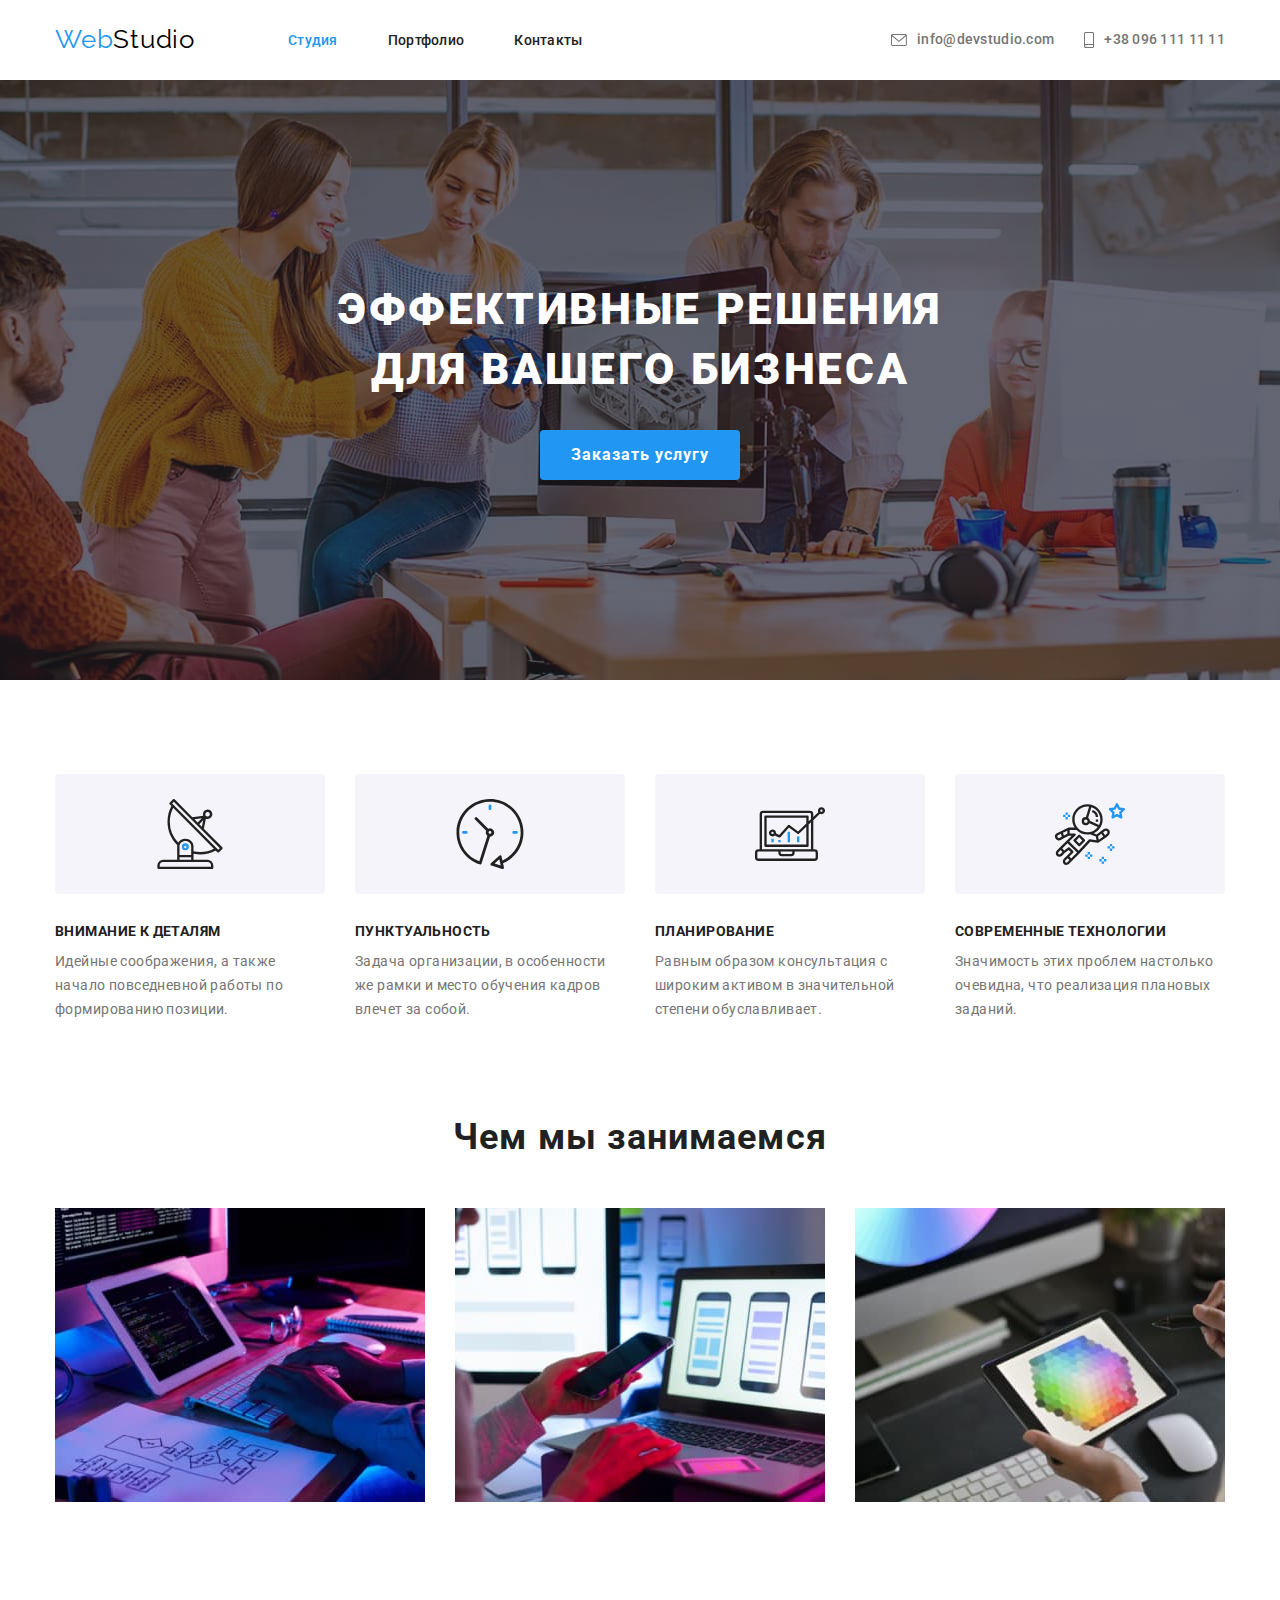
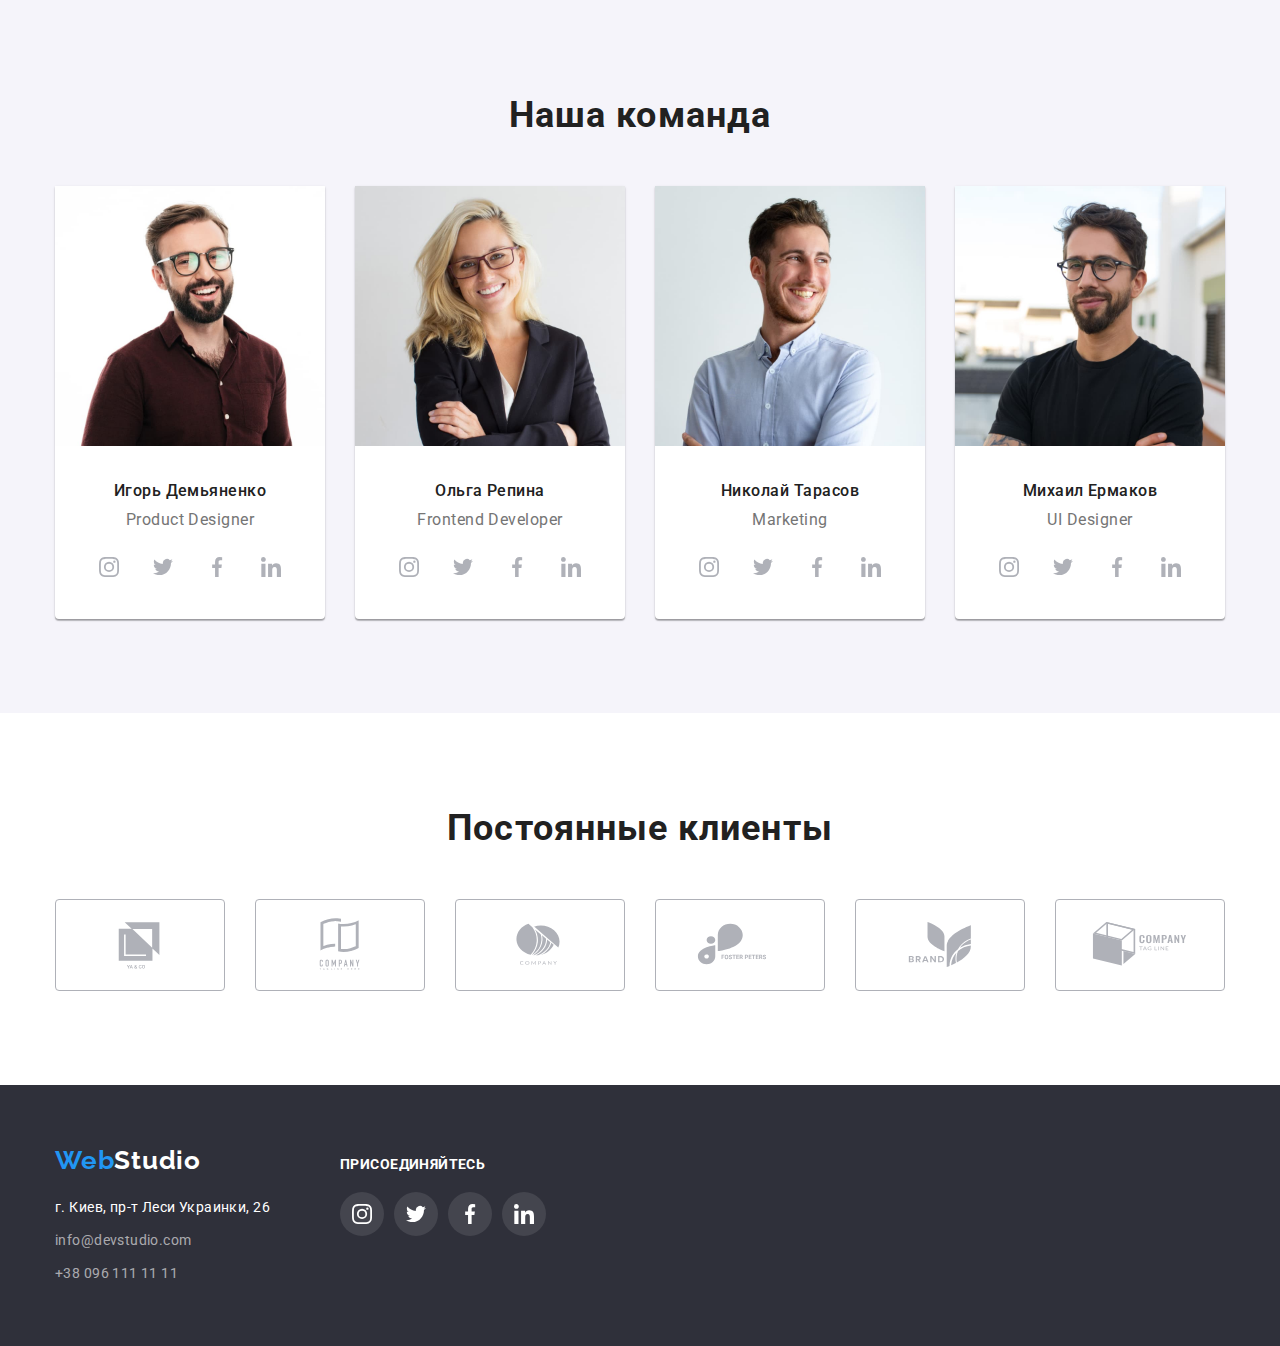
<file: index.html>
<!DOCTYPE html>
<html lang="ru">
<head>
    <meta charset="UTF-8">
    <meta http-equiv="X-UA-Compatible" content="IE=edge">
    <meta name="viewport" content="width=device-width, initial-scale=1.0">
    <title>Document</title>
    <link rel="preconnect" href="https://fonts.googleapis.com">
    <link rel="preconnect" href="https://fonts.gstatic.com" crossorigin>
    <link href="https://fonts.googleapis.com/css2?family=Raleway:wght@700&family=Roboto:wght@400;500;700;900&display=swap" rel="stylesheet">
    <link rel="stylesheet" href="https://cdnjs.cloudflare.com/ajax/libs/modern-normalize/1.1.0/modern-normalize.min.css">
    <link rel="stylesheet" href="css/styles.css">
</head>
<body class="page">
    <header class="page-header">
        <div class="container header-items">
            <nav class="logo-nav">
                <a href="./index.html" class="logo"><span class="accent">Web</span>Studio</a>
                <ul class="site-nav">
                    <li class="item"><a href="./index.html" class="link current">Студия</a></li>
                    <li class="item"><a href="./portfolio.html" class="link">Портфолио</a></li>
                    <li class="item"><a href="" class="link">Контакты</a></li>
                </ul>
            </nav>
             <ul class="contact-links">
                <li class="item">
                    <a href="mailto:info@devstudio.com" class="link mail">
                        <svg class="icon-mail">
                            <use 
                                href="./images/icons.svg#icon-envelope"
                                width="16"
                                height="12">
                            </use>
                        </svg>
                        info@devstudio.com
                    </a>
                </li>
                <li class="item">
                    <a href="tel:+380961111111" class="link phone">
                        <svg class="icon-phone">
                            <use 
                                href="./images/icons.svg#icon-smartphone"
                                width="10"
                                height="16">
                            </use>
                        </svg>
                        +38 096 111 11 11
                    </a>
                </li>
            </ul>
        </div>
    </header>
    <main>
        <section class="hero">
            <div class="overlay">
                <div class="container hero-content">
                    <h1 class="hero-title">Эффективные решения <br />для вашего бизнеса</h1>
                    <button type="button" class="button secondary">Заказать услугу</button>
                </div>
            </div>
        </section>
        <section class="features">
            <div class="container">
                <h2 hidden class="section-title">Особенности</h2>
                <ul class="features-list">
                    <li class="item">
                        <div class="feature-pic">
                            <svg class="feature-icon" width="70" height="70">
                                <use href="./images/icons.svg#icon-features1"></use>
                            </svg>
                        </div>
                        <h3 class="title">Внимание к деталям</h3>
                        <p class="text">Идейные соображения, а также <br />начало повседневной работы по <br />формированию позиции.</p>
                    </li>
                    <li class="item">
                        <div class="feature-pic">
                            <svg class="feature-icon" width="70" height="70">
                                <use href="./images/icons.svg#icon-features2"></use>
                            </svg>
                        </div>
                        <h3 class="title">Пунктуальность</h3>
                        <p class="text">Задача организации, в особенности <br />же рамки и место обучения кадров <br />влечет за собой.</p>
                    </li>
                    <li class="item">
                        <div class="feature-pic">
                            <svg class="feature-icon" width="70" height="70">
                                <use href="./images/icons.svg#icon-features3"></use>
                            </svg>
                        </div>
                        <h3 class="title">Планирование</h3>
                        <p class="text">Равным образом консультация с <br />широким активом в значительной <br />степени обуславливает.</p>
                    </li>
                    <li class="item">
                        <div class="feature-pic">
                            <svg class="feature-icon" width="70" height="70">
                                <use href="./images/icons.svg#icon-features4"></use>
                            </svg>
                        </div>
                        <h3 class="title">Современные технологии</h3>
                        <p class="text">Значимость этих проблем настолько <br />очевидна, что реализация плановых <br />заданий.</p>
                    </li>
                </ul>
            </div> 
        </section>
        <section class="services">
            <div class="container">
                <h2 class="section-title">Чем мы занимаемся</h2>
                <ul class="services-list">
                    <li class="item">
                        <img src="./images/box1.jpg" alt="Веб дизайн" width="370">
                    </li>
                    <li class="item">
                        <img src="./images/box2.jpg" alt="Адаптивная верстка" width="370">
                    </li>
                    <li class="item">
                        <img src="./images/box3.jpg" alt="Брендинг" width="370">
                    </li>
                </ul>
            </div>
        </section>
        <section class="team">
            <div class="container">
                <h2 class="section-title">Наша команда</h2>
                <ul class="team-list">
                    <li class="team-member">
                        <img src="./images/1id.jpg" alt="Игорь Демьяненко" width="270">
                        <div class="inscription">
                            <h3 class="title">Игорь Демьяненко</h3>
                            <p class="text">Product Designer</p>
                            <ul class="member-sm list">
                                <li class="member-sm-item">
                                    <a href="" class="member-sm-link">
                                        <svg class="member-sm-icon" width="20" height="20">
                                            <use href="./images/icons.svg#icon-instagram"></use>
                                        </svg>
                                    </a>
                                </li>
                                <li class="member-sm-item">
                                    <a href="" class="member-sm-link">
                                        <svg class="member-sm-icon" width="20" height="20">
                                            <use href="./images/icons.svg#icon-twitter"></use>
                                        </svg>
                                    </a>
                                </li>
                                <li class="member-sm-item">
                                    <a href="" class="member-sm-link">
                                        <svg class="member-sm-icon" width="20" height="20">
                                            <use href="./images/icons.svg#icon-facebook"></use>
                                        </svg>
                                    </a>
                                </li>
                                <li class="member-sm-item">
                                    <a href="" class="member-sm-link">
                                        <svg class="member-sm-icon" width="20" height="20">
                                            <use href="./images/icons.svg#icon-linkedin"></use>
                                        </svg>
                                    </a>
                                </li>
                            </ul>
                        </div>
                    </li>
                    <li class="team-member">
                        <img src="./images/2or.jpg" alt="Ольга Репина" width="270">
                        <div class="inscription">
                            <h3 class="title">Ольга Репина</h3>
                            <p class="text">Frontend Developer</p>
                            <ul class="member-sm list">
                                <li class="member-sm-item">
                                    <a href="" class="member-sm-link">
                                        <svg class="member-sm-icon" width="20" height="20">
                                            <use href="./images/icons.svg#icon-instagram"></use>
                                        </svg>
                                    </a>
                                </li>
                                <li class="member-sm-item">
                                    <a href="" class="member-sm-link">
                                        <svg class="member-sm-icon" width="20" height="20">
                                            <use href="./images/icons.svg#icon-twitter"></use>
                                        </svg>
                                    </a>
                                </li>
                                <li class="member-sm-item">
                                    <a href="" class="member-sm-link">
                                        <svg class="member-sm-icon" width="20" height="20">
                                            <use href="./images/icons.svg#icon-facebook"></use>
                                        </svg>
                                    </a>
                                </li>
                                <li class="member-sm-item">
                                    <a href="" class="member-sm-link">
                                        <svg class="member-sm-icon" width="20" height="20">
                                            <use href="./images/icons.svg#icon-linkedin"></use>
                                        </svg>
                                    </a>
                                </li>
                            </ul>
                        </div>
                    </li>
                    <li class="team-member">
                        <img src="./images/3nt.jpg" alt="Николай Тарасов" width="270">
                        <div class="inscription">
                            <h3 class="title">Николай Тарасов</h3>
                            <p class="text">Marketing</p>
                            <ul class="member-sm list">
                                <li class="member-sm-item">
                                    <a href="" class="member-sm-link">
                                        <svg class="member-sm-icon" width="20" height="20">
                                            <use href="./images/icons.svg#icon-instagram"></use>
                                        </svg>
                                    </a>
                                </li>
                                <li class="member-sm-item">
                                    <a href="" class="member-sm-link">
                                        <svg class="member-sm-icon" width="20" height="20">
                                            <use href="./images/icons.svg#icon-twitter"></use>
                                        </svg>
                                    </a>
                                </li>
                                <li class="member-sm-item">
                                    <a href="" class="member-sm-link">
                                        <svg class="member-sm-icon" width="20" height="20">
                                            <use href="./images/icons.svg#icon-facebook"></use>
                                        </svg>
                                    </a>
                                </li>
                                <li class="member-sm-item">
                                    <a href="" class="member-sm-link">
                                        <svg class="member-sm-icon" width="20" height="20">
                                            <use href="./images/icons.svg#icon-linkedin"></use>
                                        </svg>
                                    </a>
                                </li>
                            </ul>
                        </div>
                    </li>
                    <li class="team-member">
                        <img src="./images/4me.jpg" alt="Михаил Ермаков" width="270">
                        <div class="inscription">
                            <h3 class="title">Михаил Ермаков</h3>
                            <p class="text">UI Designer</p>
                            <ul class="member-sm list">
                                <li class="member-sm-item">
                                    <a href="" class="member-sm-link">
                                        <svg class="member-sm-icon" width="20" height="20">
                                            <use href="./images/icons.svg#icon-instagram"></use>
                                        </svg>
                                    </a>
                                </li>
                                <li class="member-sm-item">
                                    <a href="" class="member-sm-link">
                                        <svg class="member-sm-icon" width="20" height="20">
                                            <use href="./images/icons.svg#icon-twitter"></use>
                                        </svg>
                                    </a>
                                </li>
                                <li class="member-sm-item">
                                    <a href="" class="member-sm-link">
                                        <svg class="member-sm-icon" width="20" height="20">
                                            <use href="./images/icons.svg#icon-facebook"></use>
                                        </svg>
                                    </a>
                                </li>
                                <li class="member-sm-item">
                                    <a href="" class="member-sm-link">
                                        <svg class="member-sm-icon" width="20" height="20">
                                            <use href="./images/icons.svg#icon-linkedin"></use>
                                        </svg>
                                    </a>
                                </li>
                            </ul>
                        </div>
                    </li>
                </ul>
            </div>
        </section>
        <section class="clients">
            <div class="container">
                <h2 class="section-title">Постоянные клиенты</h2>
                <ul class="clients-list">
                    <li class="clients-item">
                        <a class="clients-link" href="">
                          <svg class="clients-icon" width="106" height="60">
                                <use class="icon-clients" href="./images/icons.svg#icon-client1"></use>
                          </svg>
                        </a>
                    </li>
                    <li class="clients-item">
                        <a class="clients-link" href="">
                          <svg class="clients-icon" width="106" height="60">
                                <use class="icon-clients" href="./images/icons.svg#icon-client2"></use>
                          </svg>
                        </a>
                    </li>
                    <li class="clients-item">
                        <a class="clients-link" href="">
                          <svg class="clients-icon" width="106" height="60">
                                <use class="icon-clients" href="./images/icons.svg#icon-client3"></use>
                          </svg>
                        </a>
                    </li>
                    <li class="clients-item">
                        <a class="clients-link" href="">
                          <svg class="clients-icon" width="106" height="60">
                                <use class="icon-clients" href="./images/icons.svg#icon-client4"></use>
                          </svg>
                        </a>
                    </li>
                    <li class="clients-item">
                        <a class="clients-link" href="">
                          <svg class="clients-icon" width="106" height="60">
                                <use class="icon-clients" href="./images/icons.svg#icon-client5"></use>
                          </svg>
                        </a>
                    </li>
                    <li class="clients-item">
                        <a class="clients-link" href="">
                          <svg class="clients-icon" width="106" height="60">
                                <use class="icon-clients" href="./images/icons.svg#icon-client6"></use>
                          </svg>
                        </a>
                    </li>
                </ul>
            </div>
        </section>
    </main>
    <footer class="footer">
        <div class="container">
            <div class="footer-content">
                <a href="./index.html" class="footer-logo"><span class="accent">Web</span>Studio</a>
                <address class="address">
                <a 
                href="https://goo.gl/maps/AwYikkkrdiXF9kcD8" 
                class="footer-address link"
                target="_blank"
                rel="noopener norefferer nofollow"
                >г. Киев, пр-т Леси Украинки, 26
                </a>
                <ul class="footer-links">
                    <li class="item"><a href="mailto:info@devstudio.com" class="link">info@devstudio.com</a></li>
                    <li class="item"><a href="tel:+380961111111" class="link">+38 096 111 11 11</a></li>
                </ul>
                </address>
            </div>
            <div class="footer-sm">
                <h3 class="footer-sm-title">Присоединяйтесь</h3>
                <ul class="footer-sm-all">
                    <li class="footer-sm-item">
                        <a href="" class="footer-sm-link">
                            <svg class="footer-sm-icon" width="20" height="20">
                                <use href="./images/icons.svg#icon-instagram"></use>
                            </svg>
                        </a>
                    </li>
                    <li class="footer-sm-item">
                        <a href="" class="footer-sm-link">
                            <svg class="footer-sm-icon" width="20" height="20">
                                <use href="./images/icons.svg#icon-twitter"></use>
                            </svg>
                        </a>
                    </li>
                    <li class="footer-sm-item">
                        <a href="" class="footer-sm-link">
                            <svg class="footer-sm-icon" width="20" height="20">
                                <use href="./images/icons.svg#icon-facebook"></use>
                            </svg>
                        </a>
                    </li>
                    <li class="footer-sm-item">
                        <a href="" class="footer-sm-link">
                            <svg class="footer-sm-icon" width="20" height="20">
                                <use href="./images/icons.svg#icon-linkedin"></use>
                            </svg>
                        </a>
                    </li>
                    <li></li>
                    <li></li>
                    <li></li>
                </ul>
            </div>
        </div>
    </footer>
</body>
</html>
</file>
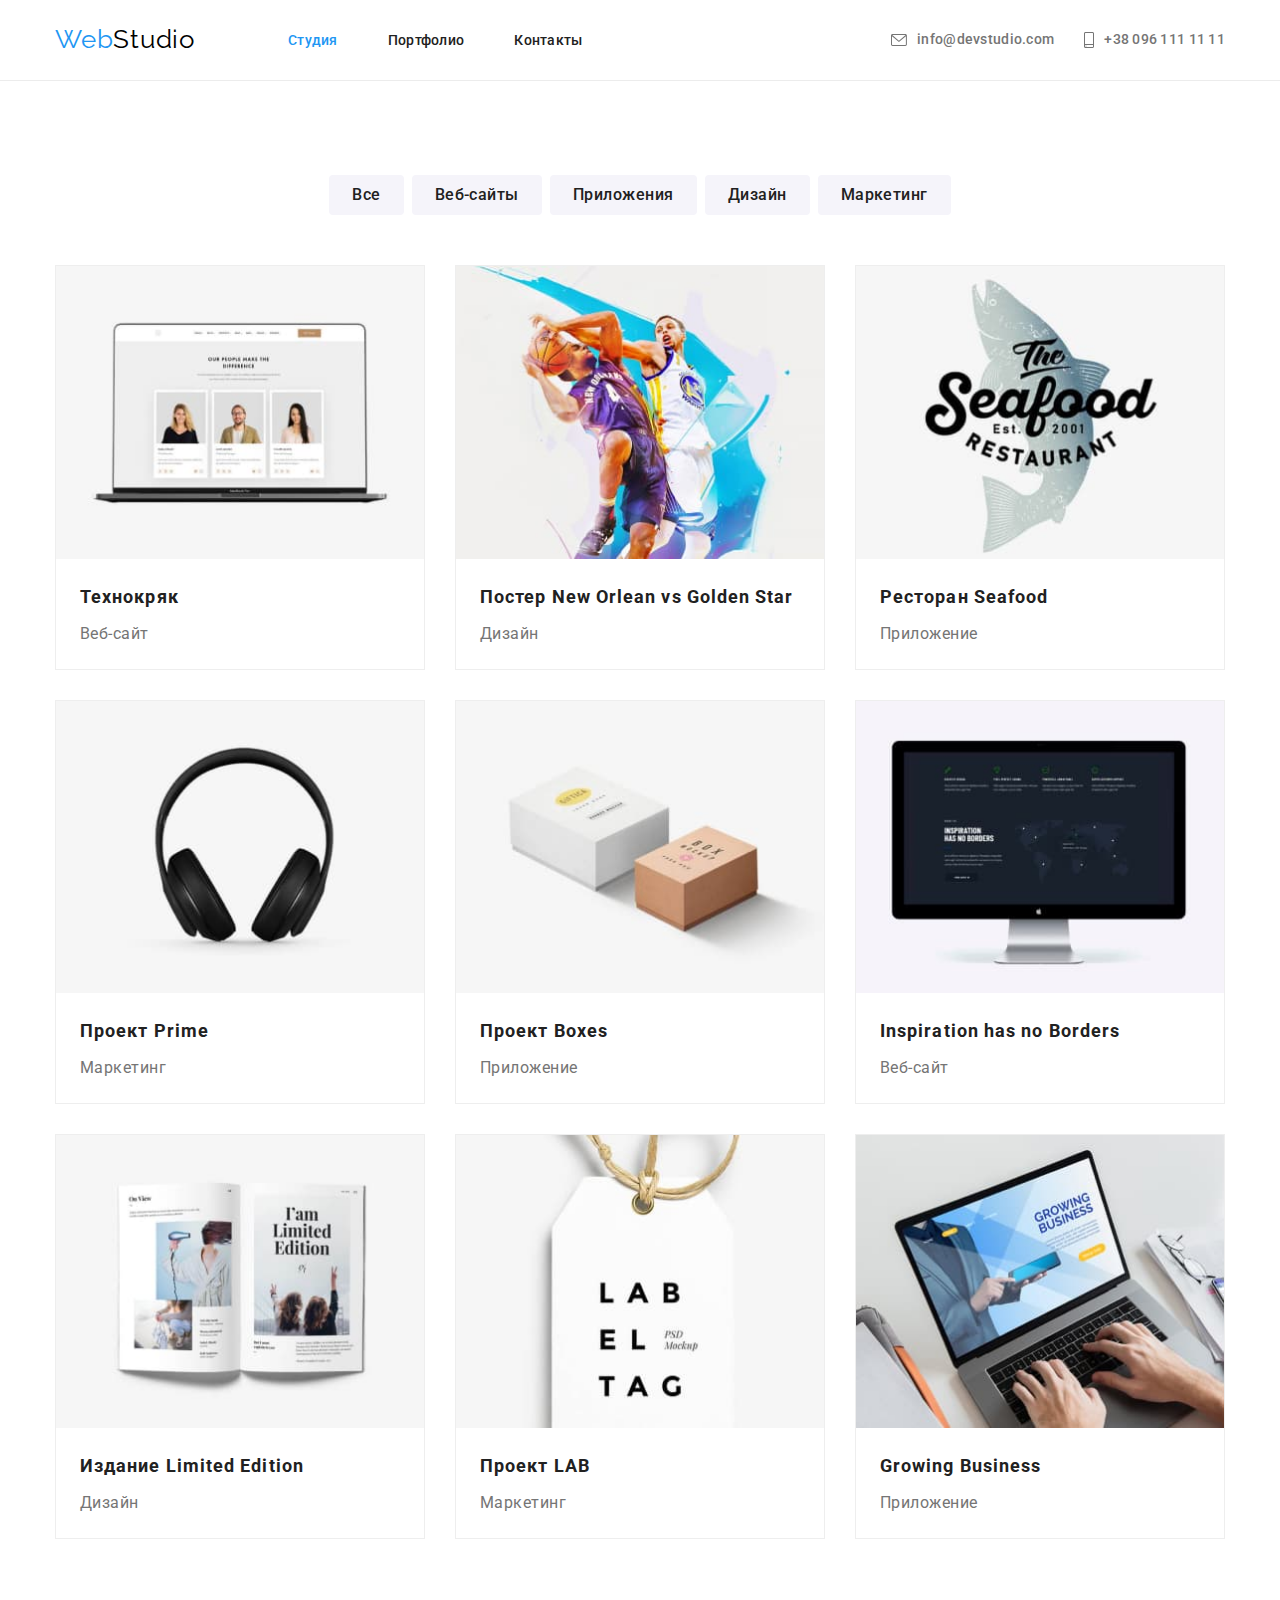
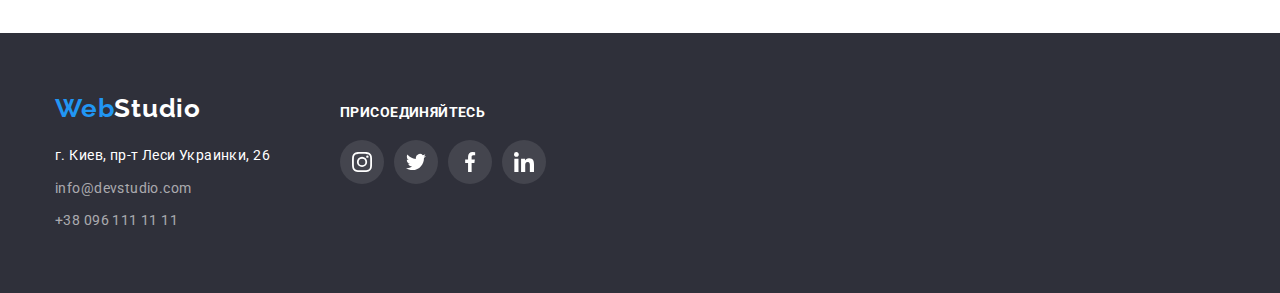
<file: portfolio.html>
<!DOCTYPE html>
<html lang="ru">
<head>
    <meta charset="UTF-8">
    <meta http-equiv="X-UA-Compatible" content="IE=edge">
    <meta name="viewport" content="width=device-width, initial-scale=1.0">
    <title>Document</title>
    <link rel="preconnect" href="https://fonts.googleapis.com">
    <link rel="preconnect" href="https://fonts.gstatic.com" crossorigin>
    <link href="https://fonts.googleapis.com/css2?family=Raleway:wght@700&family=Roboto:wght@400;500;700;900&display=swap" rel="stylesheet">
    <link rel="stylesheet" href="https://cdnjs.cloudflare.com/ajax/libs/modern-normalize/1.1.0/modern-normalize.min.css">
    <link rel="stylesheet" href="css/styles.css">
</head>
<body class="page">
    <header class="page-header portfolio-header">
        <div class="container header-items">
            <nav class="logo-nav">
                <a href="./index.html" class="logo"><span class="accent">Web</span>Studio</a>
                <ul class="site-nav">
                    <li class="item"><a href="./index.html" class="link current">Студия</a></li>
                    <li class="item"><a href="./portfolio.html" class="link">Портфолио</a></li>
                    <li class="item"><a href="" class="link">Контакты</a></li>
                </ul>
            </nav>
             <ul class="contact-links">
                <li class="item">
                    <a href="mailto:info@devstudio.com" class="link mail">
                        <svg class="icon-mail">
                            <use 
                                href="./images/icons.svg#icon-envelope"
                                width="16"
                                height="12">
                            </use>
                        </svg>
                        info@devstudio.com
                    </a>
                </li>
                <li class="item">
                    <a href="tel:+380961111111" class="link phone">
                        <svg class="icon-phone">
                            <use 
                                href="./images/icons.svg#icon-smartphone"
                                width="10"
                                height="16">
                            </use>
                        </svg>
                        +38 096 111 11 11
                    </a>
                </li>
            </ul>
        </div>
    </header>
    <main>
        <section class="portfolio">
            <div class="container">
                <h1 hidden>Портфолио</h1>
                <ul class="portfolio-buttons">
                    <li class="item">
                        <a href="">
                            <button type="button" class="button primary">Все</button>
                        </a>
                    </li>
                    <li class="item">
                        <a href="">
                            <button type="button" class="button primary">Веб-сайты</button>
                        </a>
                    </li>
                    <li class="item">
                        <a href="">
                            <button type="button" class="button primary">Приложения</button>
                        </a>
                    </li>
                    <li class="item"><a href="">
                            <button type="button" class="button primary">Дизайн</button>
                        </a>
                    </li>
                    <li class="item"><a href="">
                            <button type="button" class="button primary">Маркетинг</button>
                        </a>
                    </li>
                </ul>
                <ul class="portfolio-list">
                    <li class="portfolio-item">
                        <img class="portfolio-image" src="./images/p1technocrack.jpg" alt="Технокряк" width="368">
                        <div class="inscription">
                            <h2 class="title">Технокряк</h2>
                            <p class="text">Веб-сайт</p>
                        </div>
                    </li>
                    <li class="portfolio-item">
                        <img class="portfolio-image" src="./images/p2poster.jpg" alt="Постер" width="368">
                        <div class="inscription">
                            <h2 class="title">Постер New Orlean vs Golden Star</h2>
                            <p class="text">Дизайн</p>
                        </div>
                    </li>
                    <li class="portfolio-item">
                        <img class="portfolio-image" src="./images/p3seafood.jpg" alt="Ресторан" width="368">
                        <div class="inscription">
                            <h2 class="title">Ресторан Seafood</h2>
                            <p class="text">Приложение</p>
                        </div>
                    </li>
                    <li class="portfolio-item">
                        <img class="portfolio-image" src="./images/p4prime.jpg" alt="Проект Прайм" width="368">
                        <div class="inscription">
                            <h2 class="title">Проект Prime</h2>
                            <p class="text">Маркетинг</p>
                        </div>
                    </li>
                    <li class="portfolio-item">
                        <img class="portfolio-image" src="./images/p5boxes.jpg" alt="Проект Боксез" width="368">
                        <div class="inscription">
                            <h2 class="title">Проект Boxes</h2>
                            <p class="text">Приложение</p>
                        </div>    
                    </li>
                    <li class="portfolio-item">
                        <img class="portfolio-image" src="./images/p6inspiration.jpg" alt="Инспирейшн" width="368">
                        <div class="inscription">
                            <h2 class="title">Inspiration has no Borders</h2>
                            <p class="text">Веб-сайт</p>
                        </div>
                    </li>
                    <li class="portfolio-item">
                        <img class="portfolio-image" src="./images/p7limited.jpg" alt="Издание" width="368">
                        <div class="inscription">
                            <h2 class="title">Издание Limited Edition</h2>
                            <p class="text">Дизайн</p>
                        </div>   
                    </li>
                    <li class="portfolio-item">
                        <img class="portfolio-image" src="./images/p8lab.jpg" alt="Проект Лаб" width="368">
                        <div class="inscription">
                            <h2 class="title">Проект LAB</h2>
                            <p class="text">Маркетинг</p>
                        </div>
                    </li>
                    <li class="portfolio-item">
                        <img class="portfolio-image" src="./images/p9growing.jpg" alt="Гроуинг Бизнес" width="368">
                        <div class="inscription">
                            <h2 class="title">Growing Business</h2>
                            <p class="text">Приложение</p>
                        </div>
                    </li>
                </ul>
            </div>
        </section>
    </main>
    <footer class="footer">
        <div class="container">
            <div class="footer-content">
                <a href="./index.html" class="footer-logo"><span class="accent">Web</span>Studio</a>
                <address class="address">
                <a 
                href="https://goo.gl/maps/AwYikkkrdiXF9kcD8" 
                class="footer-address link"
                target="_blank"
                rel="noopener norefferer nofollow"
                >г. Киев, пр-т Леси Украинки, 26
                </a>
                <ul class="footer-links">
                    <li class="item"><a href="mailto:info@devstudio.com" class="link">info@devstudio.com</a></li>
                    <li class="item"><a href="tel:+380961111111" class="link">+38 096 111 11 11</a></li>
                </ul>
                </address>
            </div>
            <div class="footer-sm">
                <h3 class="footer-sm-title">Присоединяйтесь</h3>
                <ul class="footer-sm-all">
                    <li class="footer-sm-item">
                        <a href="" class="footer-sm-link">
                            <svg class="footer-sm-icon" width="20" height="20">
                                <use href="./images/icons.svg#icon-instagram"></use>
                            </svg>
                        </a>
                    </li>
                    <li class="footer-sm-item">
                        <a href="" class="footer-sm-link">
                            <svg class="footer-sm-icon" width="20" height="20">
                                <use href="./images/icons.svg#icon-twitter"></use>
                            </svg>
                        </a>
                    </li>
                    <li class="footer-sm-item">
                        <a href="" class="footer-sm-link">
                            <svg class="footer-sm-icon" width="20" height="20">
                                <use href="./images/icons.svg#icon-facebook"></use>
                            </svg>
                        </a>
                    </li>
                    <li class="footer-sm-item">
                        <a href="" class="footer-sm-link">
                            <svg class="footer-sm-icon" width="20" height="20">
                                <use href="./images/icons.svg#icon-linkedin"></use>
                            </svg>
                        </a>
                    </li>
                    <li></li>
                    <li></li>
                    <li></li>
                </ul>
            </div>
        </div>
    </footer>
</body>
</html>
</file>
<file: css/styles.css>
:root {
    --primary-text-color: #757575;
    --title-text-color: #212121;
    --accent-color: #2196F3;
}

/* Глобальный бордер бокс */

html {
    box-sizing: border-box;
}

*,
*::before,
*::after {
    box-sizing: inherit;
}

body {
    background-color: #fff;
    color: #757575;
    font-family: 'Roboto', sans-serif;
}
ul {
    list-style: none;
    padding: 0;
    margin: 0;
}

h1,
h2,
h3 {
    color: var(--title-text-color);
    padding: 0;
    margin: 0;
}

p {
    padding: 0;
    margin: 0;
}
/*цвет шрифта заголовков #212121 */
/*цвет шрифта текста #757575 */
/*цвет фона хедера #FFFFFF*/
/*осн цвет фона #FFFFFF */
/*доп цвет фона #F5F4FA */
/*цвет фона футера #2F303A */
/*цвет шрифта заголовков футера #FFFFFF */
/*цвет шрифта текста в футере rgba(255, 255, 255, 0.6) */
/*акцент #2196F3 */

/* Container */

.container {
    width: 1200px;    
    margin: 0 auto;
    padding-left: 15px;
    padding-right: 15px;
}

/* Header */

.header-items {
    display: flex;
    justify-content: center;
}

.logo {
    padding-top: 24px;
    padding-bottom: 25px;
    margin-right: 93px;

    color: #000;
    font-family: 'Raleway', sans-serif;
    text-decoration: none;
    font-size: 26px;
    line-height: 1.19;
    /* identical to box height */
    letter-spacing: 0.03em;
}
.accent {
    color: var(--accent-color);
}

.logo-nav {
    display: flex;
}

.site-nav {
    display: flex;
    margin-right: 305px;
}

.site-nav .item:not(:last-child) {
    margin-right: 50px;
}

.site-nav .link {
    display: block;
    padding-top: 32px;
    padding-bottom: 32px;

    color: var(--title-text-color);
    text-decoration: none;
    font-weight: 500;
    font-size: 14px;
    line-height: 1.14x;
    letter-spacing: 0.02em;
}
.site-nav .link:hover, 
.site-nav .link:focus {
    color: var(--accent-color);
}
.site-nav .link.current {
    color: var(--accent-color);
}

.contact-links {
    display: flex;
    margin-left: auto;
    align-items: center;
}

.contact-links .item {
    display: flex;
    margin-left: auto;
    align-items: center;
    justify-items: center;
}

.contact-links .item + .item {
    margin-left: 30px;
}

.contact-links .link {
    display: flex;
    padding-top: 32px;
    padding-bottom: 32px;

    color: var(--primary-text-color);
    text-decoration: none;
    font-weight: 500;
    font-size: 14px;
    line-height: 1.14;
    letter-spacing: 0.02em;
}
.contact-links .link:hover, 
.contact-links .link:focus {
    color: var(--accent-color);
}

.mail {
    display: flex;
    margin-left: auto;
    align-items: center;
}

.icon-mail {
    width: 16px;
    height: 12px;
    margin-right: 10px;
    fill: currentColor;
}

.icon-phone {
    width: 10px;
    height: 16px;
    margin-right: 10px;
    fill: currentColor;
}

.phone {
    display: flex;
    margin-left: auto;
    align-items: center;
}

/* Section */

section {
    padding-top: 94px;
    padding-bottom: 94px;
}

.section-title {
    color: var(--title-text-color);
    font-weight: 700;
    font-size: 36px;
    line-height: 1.17;
    text-align: center;
    letter-spacing: 0.03em;
}

section .no-padding {
    padding-top: 0;
    padding-bottom: 0;
}

/* Hero */

/* ВРЕМЕННЫЙ ЦВЕТ ФОНА */
.hero {
    /*padding-top: 200px;
    padding-bottom: 200px;*/
    max-width: 1600;
    padding: 0;
    text-align: center;
    /*background-color:  #2F303A;*/
}

.overlay {
    max-width: 1600px;
    height: 600px;
    margin-left: auto;
    margin-right: auto;
    background-image: linear-gradient(
            to right, 
            rgba(47, 48, 58, 0.4),
            rgba(47, 48, 58, 0.4)
        ),
        url(../images/heroimage1.jpg);
    background-repeat: no-repeat;
    background-position: center;
    background-size: cover;
    background-color: #2F303A;
}

.hero-content {
    padding-top: 200px;
    padding-bottom: 200px;
}

.hero-title {
    margin-bottom: 30px;
    color: #fff;
    font-weight: 900;
    font-size: 44px;
    line-height: 1.36;
    /* or 136% */
    letter-spacing: 0.06em;
    text-transform: uppercase;
}

/* Features */

.features-list {
    display: flex;
    justify-content: center;
}

.features-list .item {
    width: 270px;
}

.feature-pic {
    display: flex;
    justify-content: center;
    align-items: center;
    height: 120px;
    background-size: auto;
    background-repeat: no-repeat;
    background-position: center;
    background-color: rgba(245, 244, 250, 1);
    border-radius: 4px;
}

.features-list .item:not(:last-child) {
    margin-right: 30px;
}  

.features-list .title {
    padding-top: 30px;
    margin-bottom: 10px;
    color: var(--title-text-color);
    font-weight: 700;
    font-size: 14px;
    line-height: 1.14;
    letter-spacing: 0.03em;
    text-transform: uppercase;
}
.features-list .text {
    margin-top: 0;
    font-weight: 400;
    font-size: 14px;
    line-height: 1.71;
    /* or 171% */
    letter-spacing: 0.03em;
}

/* Services */

.services {
    padding-top: 0;
}

.services-list {
    display: flex;
    justify-content: center;
    margin-top: 50px;
}

.services-list .item:not(:last-child) {
    margin-right: 30px;
}  


/* Team */
.team {
    background-color: #F5F4FA;
}
.team .section-title {
    margin-top: 0;
    margin-bottom: 50px;
}

.team-list {
    display: flex;
    justify-content: center;
}

.team-list .team-member:not(:last-child) {
    margin-right: 30px;
}

.team-member .inscription {
    padding-top: 30px;
    padding-bottom: 30px;
}

.team-member .title {
    margin-bottom: 10px;
    color: var(--title-text-color);
    font-weight: 500;
    font-size: 16px;
    line-height: 1.19;
    /* identical to box height */
    text-align: center;
    letter-spacing: 0.03em;
}
.team-member .text {
    margin-top: 0;
    margin-bottom: 16px;
    font-weight: 400;
    font-size: 16px;
    line-height: 19px;
    /* identical to box height */
    text-align: center;
    letter-spacing: 0.03em;
}
.team-member{
    background-color: #fff; 
    box-shadow: 0px 1px 3px rgba(0, 0, 0, 0.12), 0px 1px 1px rgba(0, 0, 0, 0.14), 0px 2px 1px rgba(0, 0, 0, 0.2);
    border-radius: 0px 0px 4px 4px;
}

.member-sm {
    display: flex;
    justify-content: center;
    gap: 10px;
}

.member-sm-link {
    width: 44px;
    height: 44px;
    border-radius: 50%;
    background-color: #fff;
    display: flex;
    align-items: center;
    justify-content: center;
}

.member-sm-icon {
    fill: #AFB1B8;
}

.member-sm-link:hover,
.member-sm-link:focus {
    background-color: var(--accent-color);
}

.member-sm-link:hover .member-sm-icon,
.member-sm-link:focus .member-sm-icon {
    fill: #fff;
}

/* Clients */

.clients .section-title {
    margin-bottom: 50px;
}

.clients-list {
    display: flex;
    gap: 30px;
}
  
.clients-link {
    display: flex;
    justify-content: center;
    align-items: center;
    width: 170px;
    height: 92px;
    border: 1px solid #AFB1B8;
    border-radius: 4px;
    fill: #AFB1B8
}
  
.clients-link:hover,
.clients-link:focus {
    fill: var(--accent-color);
    border-color: var(--accent-color);
}
  
/* Button */

.button {
    display: inline-block;
    border: 1px solid transparent;
    color: var(--title-text-color);
    background-color: #F5F4FA; 
}
.button.primary {
    border-radius: 4px;
    padding: 6px 22px;
    color: var(--title-text-color);
    background-color: #F5F4FA;
    font-weight: 500;
    font-size: 16px;
    line-height: 1.63;
    /* identical to box height, or 162% */
    text-align: center;
    letter-spacing: 0.03em;
    font-family: inherit;
}
.button.primary:hover, 
.button.primary:focus {
    background-color: var(--accent-color);
    color: #fff;
}
.button.secondary {
    border-radius: 4px;
    padding: 10 px 32 px;
    width: 200px;
    height: 50px;
    color: #fff;
    background-color: var(--accent-color);
    font-weight: 700;
    font-size: 16px;
    line-height: 1.88;
    /* identical to box height, or 188% */
    letter-spacing: 0.06em;
    font-family: inherit;
}
/* Временно поставил эти цвета. ПОМЕНЯТЬ когда будут известны правильные */
.button.secondary:hover, 
.button.secondary:focus {
    background-color: #F5F4FA;
    color: var(--title-text-color);
}
/* Footer */

.footer {
    padding-top: 60px;
    padding-bottom: 60px;
    background-color: #2F303A;
    min-height: 252px;
}

.footer .container {
    display: flex;
    align-items: baseline;
    gap: 70px;
}

.footer-logo {
    margin-bottom: 20;
    color: #fff;
    font-family: 'Raleway', sans-serif;
    text-decoration: none;
    font-weight: 700;
    font-size: 26px;
    line-height: 1.19;
    /* identical to box height */
    letter-spacing: 0.03em;
}

.address {
    margin-top: 20px;
}

.footer-address {
    margin-top: 20px;
    color: #fff;
    text-decoration: none;
    font-weight: 400;
    font-size: 14px;
    line-height: 1.71;
    /* or 171% */
    letter-spacing: 0.03em;
    font-style: normal;
}

.footer-links .item {
    margin-top: 9px;
}

.footer-links .link {
    color: rgba(255, 255, 255, 0.6);
    text-decoration: none;
    font-weight: 400;
    font-size: 14px;
    line-height: 1.71;
    /* or 171% */
    letter-spacing: 0.03em;
    font-style: normal;
}
.footer .link:hover, 
.footer .link:focus {
    color: var(--accent-color);
}

.footer-sm-title {
    font-weight: 700;
    font-size: 14px;
    line-height: 16px;
    letter-spacing: 0.03em;
    text-transform: uppercase;
    color: #FFFFFF;
}

.footer-sm-all {
    display: flex;
    justify-content: left;
    gap: 10px;
    margin-top: 20px;
}

.footer-sm-link {
    width: 44px;
    height: 44px;
    border-radius: 50%;
    background-color: rgba(255, 255, 255, 0.1);
    display: flex;
    align-items: center;
    justify-content: center;
}

.footer-sm-icon {
    fill: #fff;
}

.footer-sm-link:hover,
.footer-sm-link:focus {
    background-color: var(--accent-color);
}

/* Portfolio */

.portfolio-header {
    border-bottom: 1px solid #ECECEC;
}

.portfolio-buttons {
    display: flex;
    justify-content: center;
    margin-bottom: 50px;
}

.portfolio-buttons .item:not(:last-child) {
    margin-right: 8px;
}
.portfolio-list {
    display: flex;
    flex-wrap: wrap;
    gap: 30px;
    justify-content: center;
}

.portfolio-item {
    padding-top: 0;
    width: 370;
    background-color: #fff;
    border: 1px solid #EEEEEE;
}

.portfolio-item:hover,
.portfolio-item:focus {
  box-shadow: 0px 1px 1px rgba(0, 0, 0, 0.12), 0px 4px 4px rgba(0, 0, 0, 0.06),
    1px 4px 6px rgba(0, 0, 0, 0.16);
}

.portfolio-item:nth-child(3n + 3) {
    gap: 0
}

.portfolio-image {
    display: block;
    max-width: 100%;
    height: auto;
}

.portfolio-list .inscription {
    padding: 20px 24px;
}

.portfolio-item .title {
    margin-bottom: 4px;
    font-weight: 700;
    font-size: 18px;
    line-height: 2;
    /* identical to box height, or 200% */  
    letter-spacing: 0.06em;
}
.portfolio-item .text {
    font-weight: 400;
    font-size: 16px;
    line-height: 1.88;
    /* identical to box height, or 188% */
    letter-spacing: 0.03em;
}
</file>
